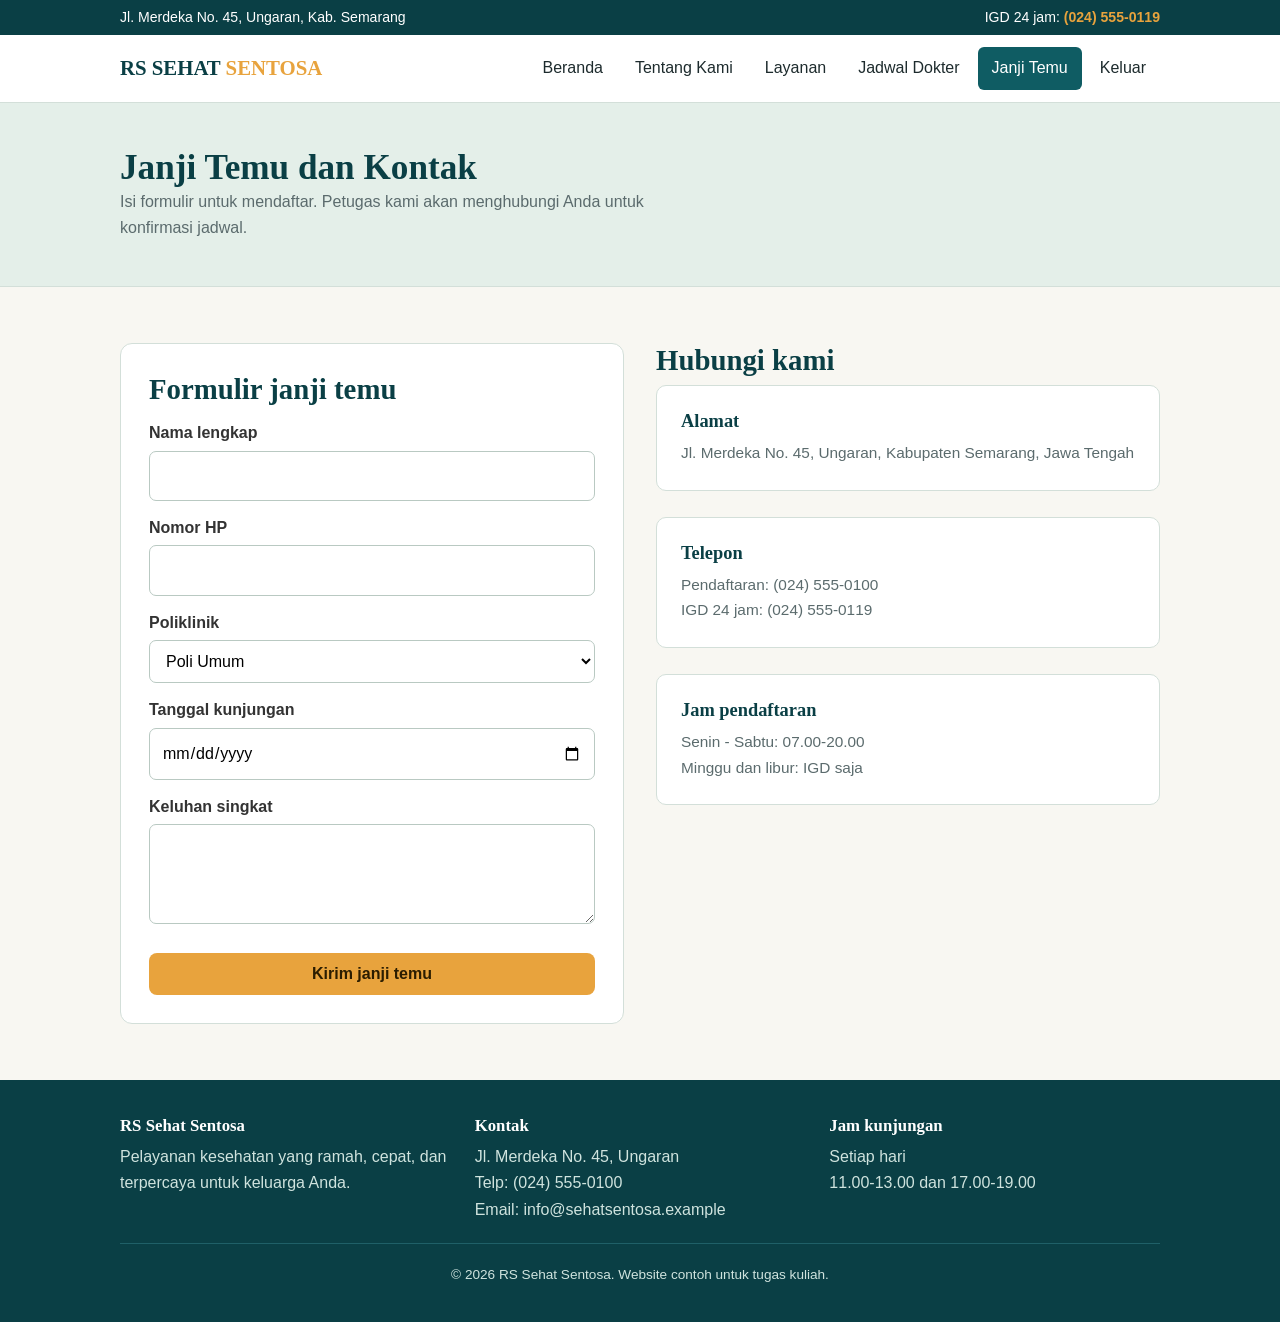
<file: tugasakhirastpticfix/kontak.html>
<!DOCTYPE html>
<html lang="id">
<head>
<meta charset="UTF-8">
<meta name="viewport" content="width=device-width, initial-scale=1">
<title>Janji Temu - RS SEHAT SENTOSA</title>
<link rel="stylesheet" href="style.css">
</head>
<body>
<div class="topbar"><div class="wrap"><span>Jl. Merdeka No. 45, Ungaran, Kab. Semarang</span><span>IGD 24 jam: <strong>(024) 555-0119</strong></span></div></div>
<header class="navbar"><div class="wrap">
<a class="brand" href="index.html">RS SEHAT <span>SENTOSA</span></a>
<nav><ul class="menu"><li><a href="index.html">Beranda</a></li><li><a href="tentang.html">Tentang Kami</a></li><li><a href="layanan.html">Layanan</a></li><li><a href="dokter.html">Jadwal Dokter</a></li><li><a href="kontak.html" class="aktif">Janji Temu</a></li><li><a href="login.html">Keluar</a></li></ul></nav>
</div></header>
<main>
<div class="judul-halaman"><div class="wrap"><h1>Janji Temu dan Kontak</h1><p>Isi formulir untuk mendaftar. Petugas kami akan menghubungi Anda untuk konfirmasi jadwal.</p></div></div>
<section class="blok"><div class="wrap dua-kolom">
<form class="form" action="kontak.html" method="get">
<h2>Formulir janji temu</h2>
<label for="nama">Nama lengkap</label><input type="text" id="nama" name="nama" required>
<label for="hp">Nomor HP</label><input type="tel" id="hp" name="hp" required>
<label for="poli">Poliklinik</label>
<select id="poli" name="poli"><option>Poli Umum</option><option>Poli Jantung</option><option>Poli Anak</option><option>Poli Kandungan</option><option>Poli Gigi</option><option>Poli Mata</option></select>
<label for="tanggal">Tanggal kunjungan</label><input type="date" id="tanggal" name="tanggal" required>
<label for="keluhan">Keluhan singkat</label><textarea id="keluhan" name="keluhan"></textarea>
<button type="submit" class="tombol">Kirim janji temu</button>
</form>
<div><h2>Hubungi kami</h2>
<div class="kartu"><h3>Alamat</h3><p>Jl. Merdeka No. 45, Ungaran, Kabupaten Semarang, Jawa Tengah</p></div><br>
<div class="kartu"><h3>Telepon</h3><p>Pendaftaran: (024) 555-0100<br>IGD 24 jam: (024) 555-0119</p></div><br>
<div class="kartu"><h3>Jam pendaftaran</h3><p>Senin - Sabtu: 07.00-20.00<br>Minggu dan libur: IGD saja</p></div>
</div></div></section>
</main><footer><div class="wrap">
<div><h3>RS Sehat Sentosa</h3><p>Pelayanan kesehatan yang ramah, cepat, dan terpercaya untuk keluarga Anda.</p></div>
<div><h3>Kontak</h3><p>Jl. Merdeka No. 45, Ungaran<br>Telp: (024) 555-0100<br>Email: info@sehatsentosa.example</p></div>
<div><h3>Jam kunjungan</h3><p>Setiap hari<br>11.00-13.00 dan 17.00-19.00</p></div>
</div><div class="wrap"><p class="hak-cipta">&copy; 2026 RS Sehat Sentosa. Website contoh untuk tugas kuliah.</p></div></footer>
</body>
</html>
</file>
<file: tugasakhirastpticfix/style.css>
:root{--teal:#0f5c63;--teal-dark:#0a3f45;--sage:#e4efe9;--paper:#fbfaf6;--amber:#e8a33d;--ink:#1d2b2d;--muted:#5b6b6d;--line:#d3dfd9}
*{box-sizing:border-box;margin:0;padding:0}
html{scroll-behavior:smooth}
body{font-family:"Segoe UI",Roboto,Arial,sans-serif;color:var(--ink);background:var(--paper);line-height:1.65}
h1,h2,h3{font-family:Georgia,"Times New Roman",serif;line-height:1.2;color:var(--teal-dark)}
a{color:var(--teal)}
:focus-visible{outline:3px solid var(--amber);outline-offset:2px}
.wrap{max-width:1080px;margin:0 auto;padding:0 20px}

/* Navbar */
.topbar{background:var(--teal-dark);color:#fff;font-size:.88rem;padding:6px 0}
.topbar .wrap{display:flex;justify-content:space-between;flex-wrap:wrap;gap:6px}
.topbar strong{color:var(--amber)}
.navbar{background:#fff;border-bottom:1px solid var(--line);position:sticky;top:0;z-index:10}
.navbar .wrap{display:flex;align-items:center;justify-content:space-between;flex-wrap:wrap;gap:8px;padding-top:12px;padding-bottom:12px}
.brand{font-family:Georgia,serif;font-size:1.3rem;font-weight:bold;color:var(--teal-dark);text-decoration:none}
.brand span{color:var(--amber)}
.menu{display:flex;flex-wrap:wrap;gap:4px;list-style:none}
.menu a{display:block;padding:8px 14px;border-radius:6px;text-decoration:none;color:var(--ink);font-weight:500}
.menu a:hover{background:var(--sage)}
.menu a.aktif{background:var(--teal);color:#fff}

/* Hero */
.hero{background:linear-gradient(120deg,var(--teal-dark),var(--teal));color:#fff;padding:70px 0}
.hero .wrap{display:grid;grid-template-columns:1.4fr 1fr;gap:40px;align-items:center}
.hero h1{color:#fff;font-size:2.6rem;margin-bottom:16px}
.hero p{max-width:52ch;margin-bottom:24px;color:#d9ece8}
.igd{background:#fff;color:var(--ink);border-radius:12px;padding:28px;border-left:8px solid var(--amber)}
.igd h2{font-size:1.1rem;margin-bottom:6px}
.igd .nomor{font-family:Georgia,serif;font-size:2.6rem;font-weight:bold;color:var(--teal-dark);line-height:1.1}
.igd p{color:var(--muted);margin:6px 0 0;font-size:.95rem}
.tombol{display:inline-block;background:var(--amber);color:#2b1d00;padding:12px 26px;border-radius:8px;font-weight:600;text-decoration:none;border:0;font-size:1rem;cursor:pointer}
.tombol:hover{background:#f0b34f}

.judul-halaman{background:var(--sage);padding:44px 0;border-bottom:1px solid var(--line)}
.judul-halaman h1{font-size:2.2rem}
.judul-halaman p{color:var(--muted);max-width:60ch}

/* Section */
section.blok{padding:56px 0}
section.alt{background:var(--sage)}
.blok h2{font-size:1.8rem;margin-bottom:8px}
.blok .intro{color:var(--muted);margin-bottom:28px;max-width:62ch}
.grid{display:grid;grid-template-columns:repeat(auto-fit,minmax(240px,1fr));gap:20px}
.kartu{background:#fff;border:1px solid var(--line);border-radius:10px;padding:24px}
.kartu h3{font-size:1.15rem;margin-bottom:8px}
.kartu p{color:var(--muted);font-size:.96rem}
.ikon {
  width: 50px;
  height: 50px;
  border-radius: 50%;
  display: flex;
  align-items: center;
  justify-content: center;
  overflow: hidden;
}

.ikon img {
  width: 100%;
  height: 100%;              
  object-fit: contain;
}
.dua-kolom{display:grid;grid-template-columns:1fr 1fr;gap:32px}
.angka{display:grid;grid-template-columns:repeat(auto-fit,minmax(150px,1fr));gap:16px;margin-top:28px}
.angka div{background:#fff;border:1px solid var(--line);border-radius:10px;padding:18px;text-align:center}
.angka b{display:block;font-family:Georgia,serif;font-size:1.9rem;color:var(--teal)}
.daftar{padding-left:20px}
.daftar li{margin-bottom:6px}
.timeline{border-left:3px solid var(--teal);padding-left:20px;list-style:none}
.timeline li{margin-bottom:16px}
.timeline b{color:var(--teal-dark)}

/* Tabel jadwal */
.bungkus-tabel{overflow-x:auto;background:#fff;border:1px solid var(--line);border-radius:10px}
table{width:100%;border-collapse:collapse;min-width:640px}
th,td{padding:14px 16px;text-align:left;border-bottom:1px solid var(--line)}
th{background:var(--teal);color:#fff;font-weight:600}
tr:last-child td{border-bottom:0}
tbody tr:nth-child(even){background:var(--paper)}
.status{display:inline-block;padding:2px 10px;border-radius:20px;font-size:.82rem;background:var(--sage);color:var(--teal-dark)}

/* Form */
.form{background:#fff;border:1px solid var(--line);border-radius:12px;padding:28px}
.form label{display:block;font-weight:600;margin:14px 0 4px}
.form input,.form select,.form textarea{width:100%;padding:11px 12px;border:1px solid #b9c9c2;border-radius:7px;font:inherit;background:#fff}
.form textarea{min-height:100px;resize:vertical}
.form .tombol{margin-top:20px;width:100%}
.pesan-error{display:none;background:#fdeaea;color:#8a1f1f;border:1px solid #e9b5b5;padding:10px 14px;border-radius:7px;margin-top:14px;font-size:.95rem}
.pesan-error.tampil{display:block}

/* Login */
.halaman-login{min-height:100vh;display:flex;align-items:center;justify-content:center;padding:24px;background:linear-gradient(120deg,var(--teal-dark),var(--teal))}
.login-box{display:grid;grid-template-columns:1fr 1fr;max-width:820px;width:100%;background:#fff;border-radius:14px;overflow:hidden}
.login-info{background:var(--sage);padding:40px 32px}
.login-info h1{font-size:1.8rem;margin-bottom:12px}
.login-info p{color:var(--muted)}
.login-form{padding:40px 32px}
.login-form h2{margin-bottom:4px}
.login-form .petunjuk{color:var(--muted);font-size:.9rem}

/* Footer */
footer{background:var(--teal-dark);color:#cfe3de;padding:36px 0;margin-top:0}
footer .wrap{display:grid;grid-template-columns:repeat(auto-fit,minmax(220px,1fr));gap:24px}
.grup-ikon-kontak {
  display: flex;
  gap: 10px;
  margin: 8px 0;
  display: flex;
}
.for-kontak {
    display: inline-block;
    width: 28px;
    height: 28px;
    border-radius: 50%;
    overflow: hidden;
    background-color: #ffffff;
}
.for-kontak img {
  width: 30px;
  height: 30px;
  object-fit: cover;
  transform: scale(1.4);
}
footer h3{color:#fff;font-size:1.05rem;margin-bottom:8px}
footer a{color:var(--amber);    
text-decoration:none;
}
.hak-cipta{text-align:center;font-size:.85rem;padding-top:20px;margin-top:20px;border-top:1px solid #1f6068}

/* Responsif */
@media (max-width:760px){
 .hero .wrap,.dua-kolom,.login-box{grid-template-columns:1fr}
 .hero h1{font-size:2rem}
 .hero{padding:44px 0}
 .menu a{padding:6px 10px;font-size:.92rem}
}
.judul-kecil{margin-top:24px}
.form-login .form{border:0;padding:0;margin-top:8px}
.menu a.menu-janji{background:var(--amber);color:#2b1d00;font-weight:600}
.menu a.menu-janji:hover,.menu a.menu-janji.aktif{background:#f0b34f;color:#2b1d00}
.ajakan{text-align:center}
.ajakan .intro{margin-left:auto;margin-right:auto}
/* Pengaturan dasar */
* {
    margin: 0;
    padding: 0;
    box-sizing: border-box;
}

body {
    font-family: Arial, sans-serif;
    background-color: #F8F7F2;
    color: #333333;
}

/* Bagian daftar dokter */
.dokter {
    padding: 50px 30px;
}

.container {
    max-width: 1200px;
    margin: auto;
}

/* Judul */
.dokter h1 {
    text-align: center;
    color: #104F50;
    font-size: 32px;
    margin-bottom: 10px;
}

.deskripsi {
    text-align: center;
    color: #555555;
    margin-bottom: 35px;
}

/* Susunan kartu dokter */
.daftar-dokter {
    display: grid;
    grid-template-columns: repeat(4, 1fr);
    gap: 20px;
    margin-top: 30px;
    align-items: start;
}

/* Kartu dokter */
.kartu-dokter {
    background-color: #FFFFFF;
    border-radius: 12px;
    overflow: hidden;
    box-shadow: 0 4px 12px rgba(0, 0, 0, 0.10);
    text-align: center;
    padding-bottom: 20px;
}

/* Foto dokter */
.kartu-dokter img {
    width: 100%;
    height: 220px;
    object-fit: contain;
    background-color: #D3D3D3;
}

/* Tombol profil */
.kartu-dokter button {
    background-color: #104F50;
    color: white;
    border: none;
    padding: 12px 18px;
    margin-top: 15px;
    border-radius: 6px;
    cursor: pointer;
    font-weight: bold;
}

.kartu-dokter button:hover {
    background-color: #EBA638;
    color: #104F50;
}

/* Informasi profil */
.profil-dokter {
    display: none;
    padding: 15px;
    text-align: left;
}

.profil-dokter h3 {
    color: #104F50;
    margin-bottom: 10px;
}

.profil-dokter p {
    margin-bottom: 8px;
    font-size: 14px;
}

/* Tampilan layar kecil */
@media (max-width: 900px) {
    .daftar-dokter {
        grid-template-columns: repeat(2, 1fr);
    }
}

@media (max-width: 550px) {
    .daftar-dokter {
        grid-template-columns: 1fr;
    }
}
.nama-dokter {
    color: #104F50;
    margin-top: 15px;
    margin-bottom: 5px;
    font-size: 20px;
}
</file>
